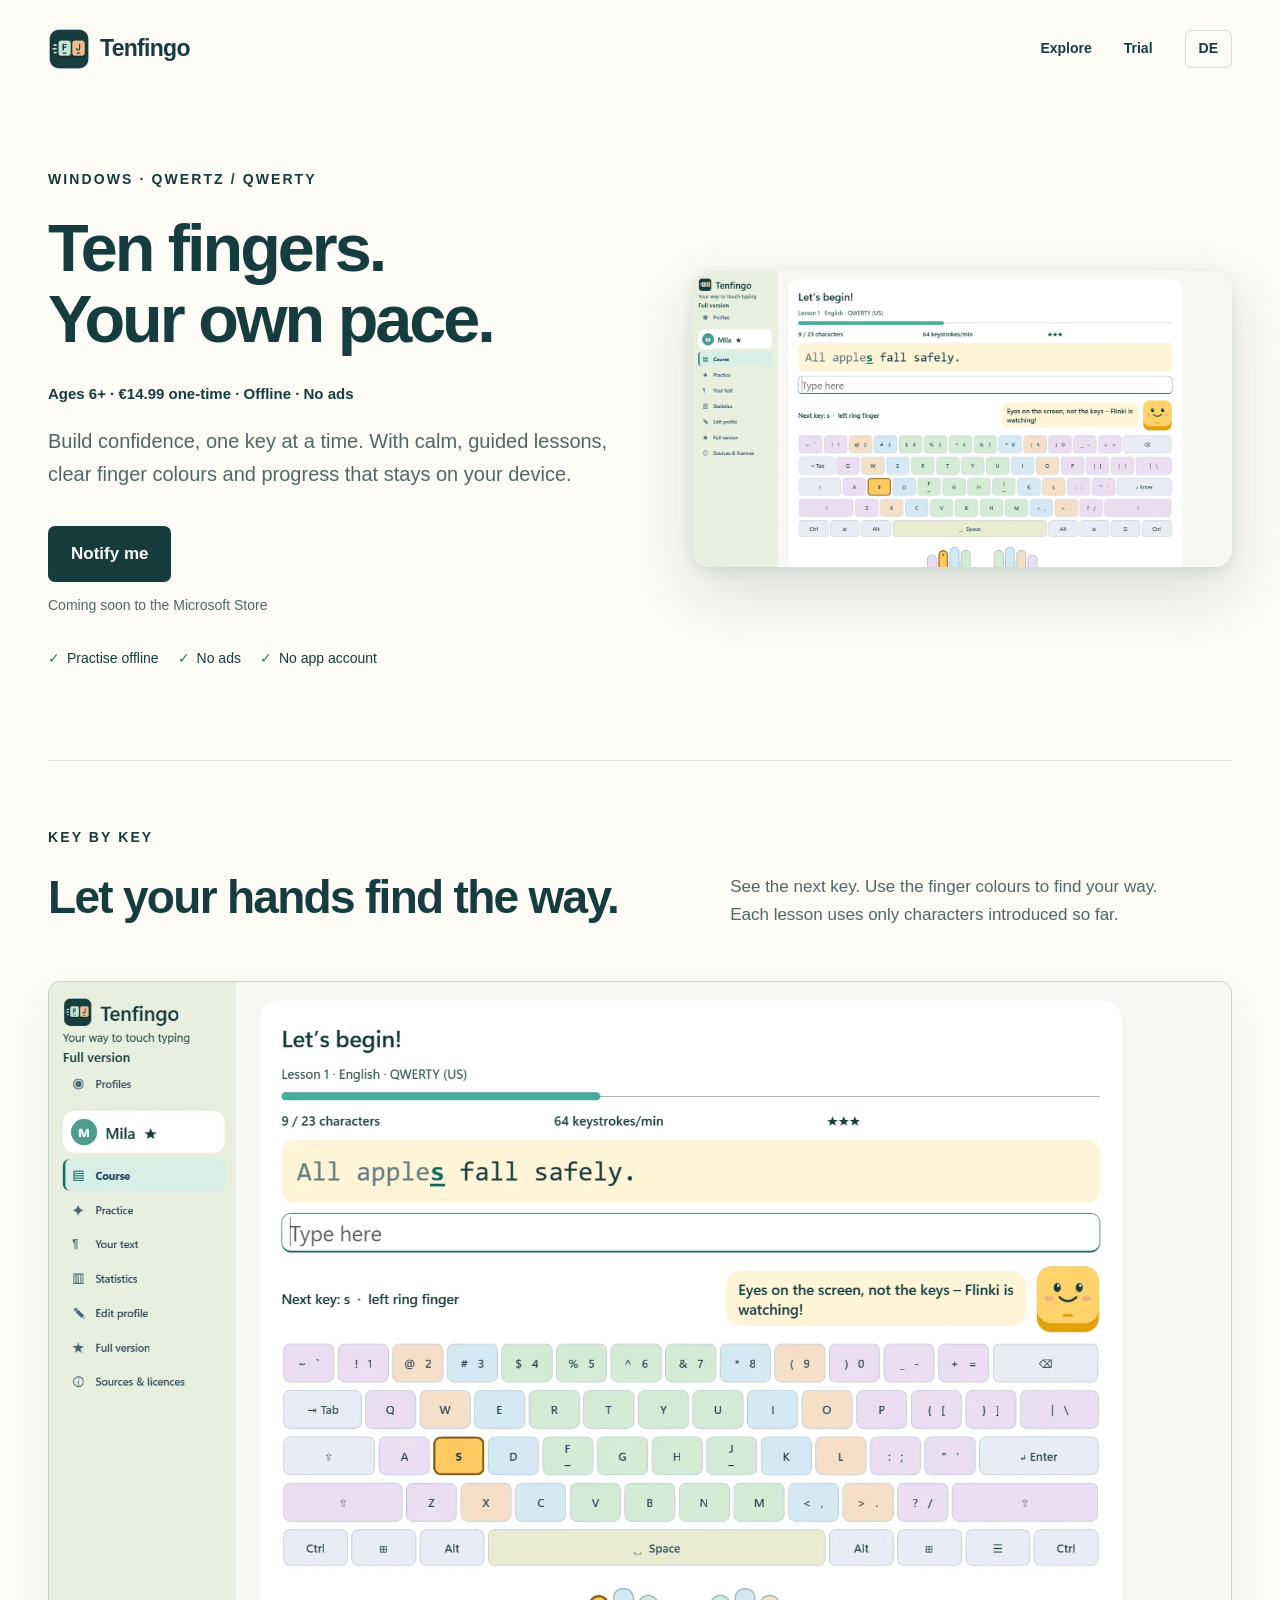
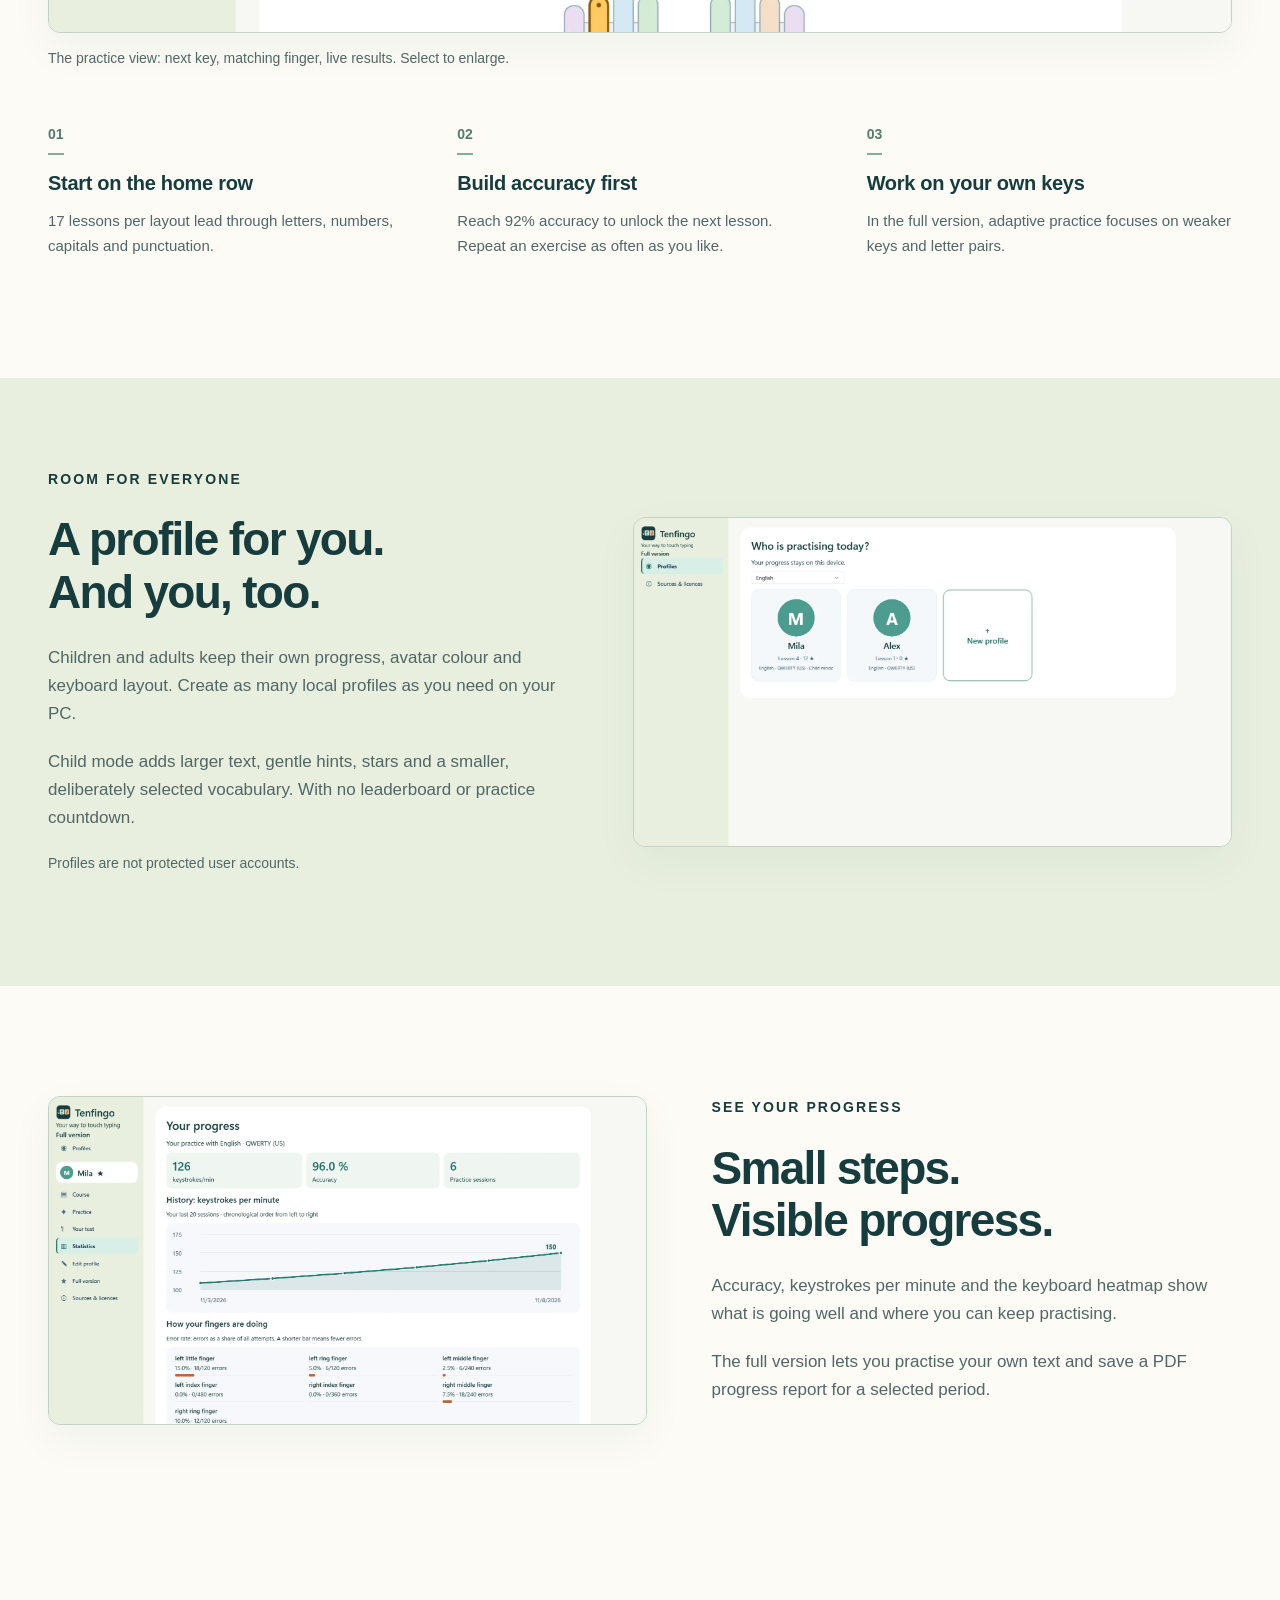
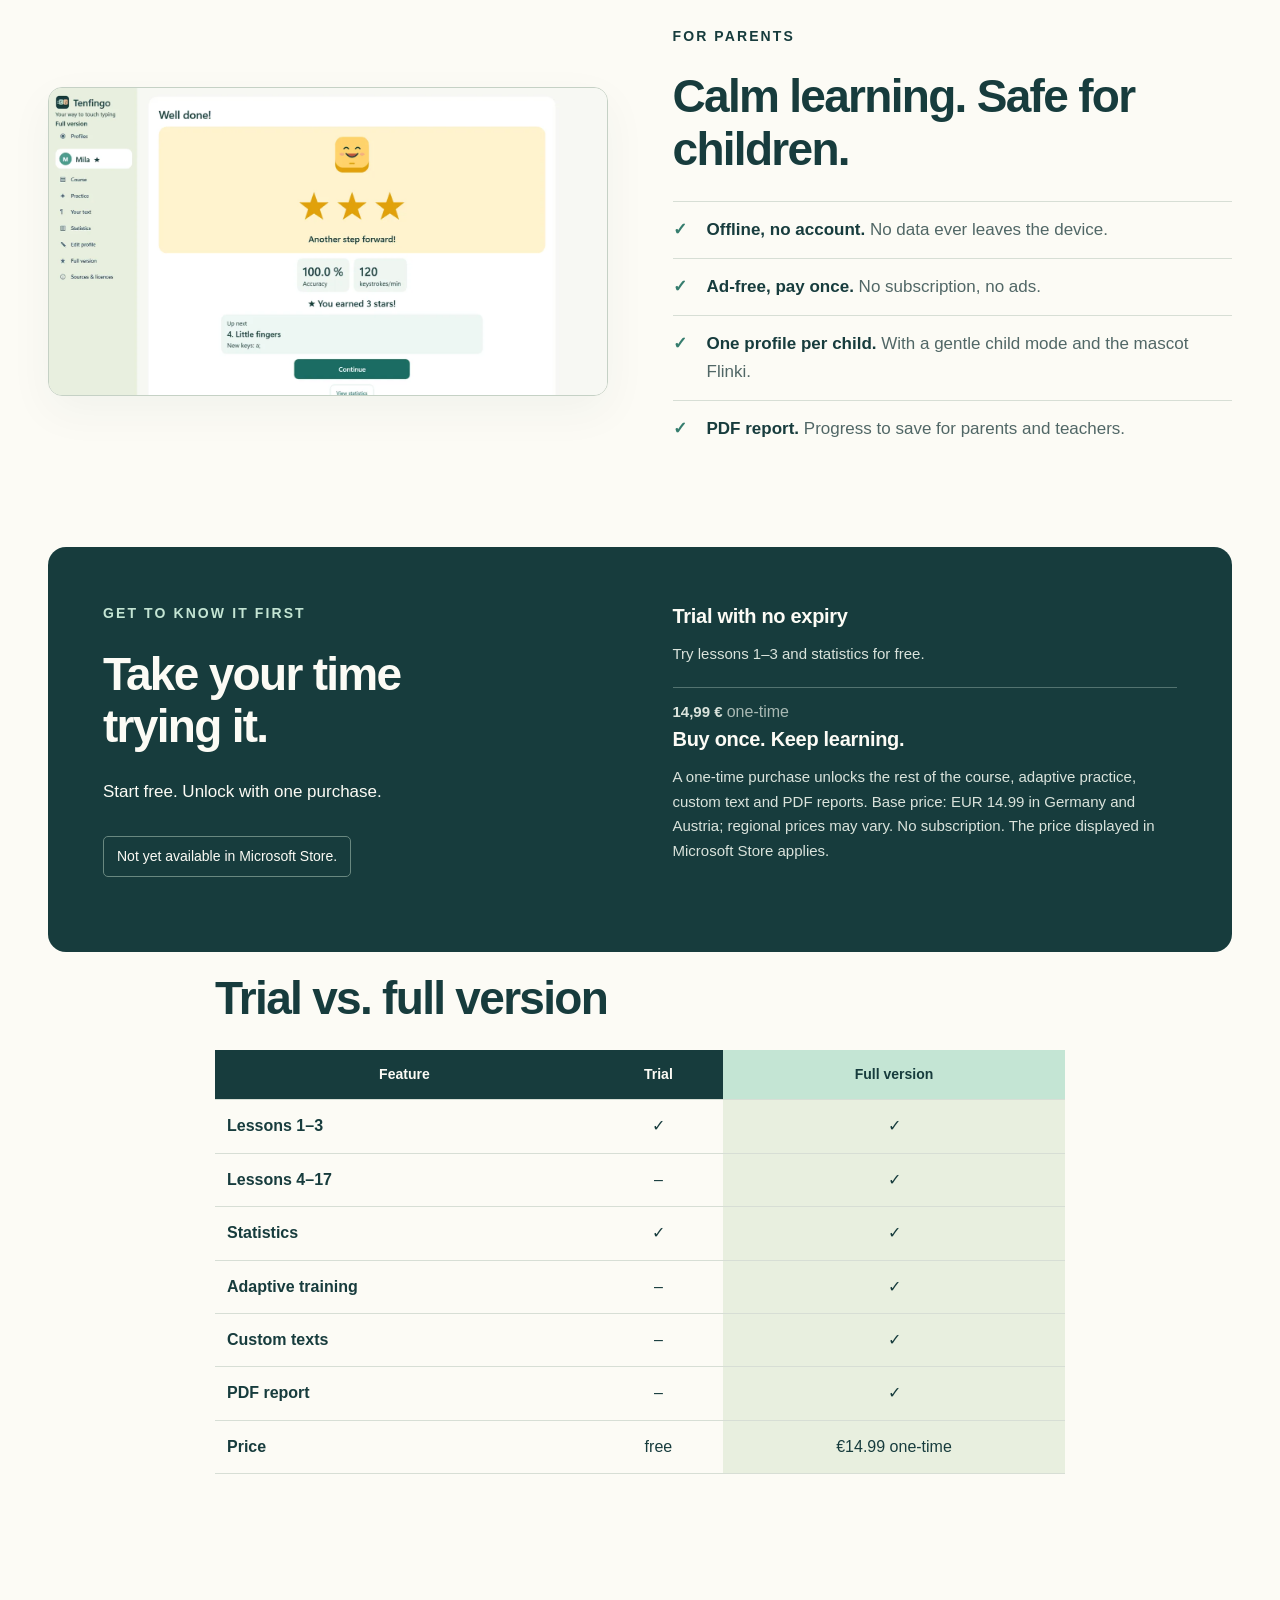
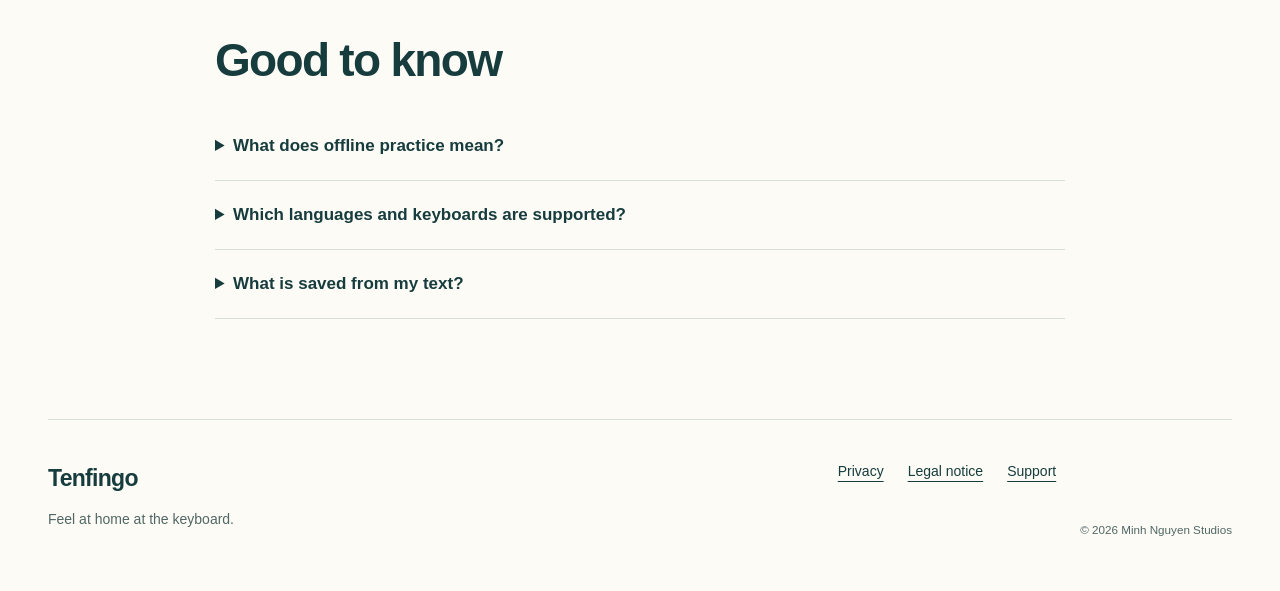
<file: index.html>
<!doctype html><html lang="de"><head><meta charset="utf-8"><meta name="viewport" content="width=device-width, initial-scale=1"><meta name="color-scheme" content="light"><meta name="description" content="Tenfingo: Zehnfingerschreiben mit geführtem Kurs, Fingerfarben und lokalen Fortschritten. Für Windows. Offline üben, ohne Werbung oder App-Konto."><title>Tenfingo – Zehnfingerschreiben lernen</title><link rel="icon" href="img/icon.png"><link rel="stylesheet" href="style.css"><script src="lang.js" defer></script></head><body><a class="skip" href="#main"><span data-lang="de" >Zum Inhalt</span><span data-lang="en" >Skip to content</span></a><header class="wrap nav"><a class="brand" href="index.html"><img src="img/icon.png" width="42" height="42" alt="">Tenfingo</a><nav aria-label="Navigation"><a href="index.html#practice"><span data-lang="de" >Entdecken</span><span data-lang="en" >Explore</span></a><a href="index.html#offer"><span data-lang="de" >Testversion</span><span data-lang="en" >Trial</span></a><button class="language" type="button" aria-label="Switch to English">EN</button></nav></header><main id="main"><section class="wrap hero"><div class="hero-copy"><p class="eyebrow">WINDOWS · QWERTZ / QWERTY</p><h1><span data-lang="de" >Zehn Finger.<br>Dein eigenes Tempo.</span><span data-lang="en" >Ten fingers.<br>Your own pace.</span></h1><p class="facts"><span data-lang="de" >Ab 6 Jahren · 14,99 € einmalig · Offline · Ohne Werbung</span><span data-lang="en" >Ages 6+ · €14.99 one-time · Offline · No ads</span></p><p class="lead"><span data-lang="de" >Lerne sicherer tippen, Taste für Taste. Mit einem ruhigen Kurs, klaren Fingerfarben und Fortschritten, die auf deinem Gerät bleiben.</span><span data-lang="en" >Build confidence, one key at a time. With calm, guided lessons, clear finger colours and progress that stays on your device.</span></p><a class="button" href="mailto:mip@gmx.biz?subject=Tenfingo%20Benachrichtigung" data-mail-de="Tenfingo%20Benachrichtigung" data-mail-en="Tenfingo%20Notification"><span data-lang="de" >Benachrichtige mich</span><span data-lang="en" >Notify me</span></a><p class="availability"><span data-lang="de" >Erscheint bald im Microsoft Store</span><span data-lang="en" >Coming soon to the Microsoft Store</span></p><ul class="promises"><li><span data-lang="de" >Offline üben</span><span data-lang="en" >Practise offline</span></li><li><span data-lang="de" >Keine Werbung</span><span data-lang="en" >No ads</span></li><li><span data-lang="de" >Kein App-Konto</span><span data-lang="en" >No app account</span></li></ul></div><div class="hero-art"><picture class="hero-shot"><img data-lang="de" src="assets/app-lesson.webp" alt="Tenfingo: Tippübung mit farbiger Tastatur und Fingerhinweis" width="1400" height="769"><img data-lang="en" src="assets/app-lesson-en.webp" alt="Tenfingo: typing practice with colour-coded keyboard and finger hint" width="1400" height="769"></picture></div></section><section class="wrap practice" id="practice"><div class="section-heading"><div><p class="eyebrow"><span data-lang="de" >TASTE FÜR TASTE</span><span data-lang="en" >KEY BY KEY</span></p><h2><span data-lang="de" >Deine Hände lernen den Weg.</span><span data-lang="en" >Let your hands find the way.</span></h2></div><p><span data-lang="de" >Die nächste Taste ist sichtbar. Die Fingerfarben helfen bei der Orientierung. Du übst nur mit Zeichen, die im Kurs schon eingeführt wurden.</span><span data-lang="en" >See the next key. Use the finger colours to find your way. Each lesson uses only characters introduced so far.</span></p></div><figure class="main-shot"><a class="shot-link" href="img/de-lesson.webp" aria-label="Tenfingo: Tippübung mit farbiger Tastatur und Fingerhinweis" data-label-de="Tenfingo: Tippübung mit farbiger Tastatur und Fingerhinweis" data-label-en="Tenfingo: typing practice with colour-coded keyboard and finger hint"><img data-shot="lesson" src="img/de-lesson.webp" alt="Tenfingo: Tippübung mit farbiger Tastatur und Fingerhinweis" data-alt-de="Tenfingo: Tippübung mit farbiger Tastatur und Fingerhinweis" data-alt-en="Tenfingo: typing practice with colour-coded keyboard and finger hint" width="1920" height="1080" loading="lazy"></a><figcaption><span data-lang="de" >Die Übungsansicht: nächste Taste, passender Finger, Live-Werte. Zum Vergrößern anklicken.</span><span data-lang="en" >The practice view: next key, matching finger, live results. Select to enlarge.</span></figcaption></figure><div class="course-steps"><article><b>01</b><h3><span data-lang="de" >Bei der Grundreihe starten</span><span data-lang="en" >Start on the home row</span></h3><p><span data-lang="de" >17 Lektionen je Layout führen zu Buchstaben, Zahlen, Großschreibung und Satzzeichen.</span><span data-lang="en" >17 lessons per layout lead through letters, numbers, capitals and punctuation.</span></p></article><article><b>02</b><h3><span data-lang="de" >Mit Sicherheit weitergehen</span><span data-lang="en" >Build accuracy first</span></h3><p><span data-lang="de" >Ab 92 % Genauigkeit öffnet sich die nächste Lektion. Wiederhole eine Übung, so oft du magst.</span><span data-lang="en" >Reach 92% accuracy to unlock the next lesson. Repeat an exercise as often as you like.</span></p></article><article><b>03</b><h3><span data-lang="de" >Die eigenen Tasten stärken</span><span data-lang="en" >Work on your own keys</span></h3><p><span data-lang="de" >In der Vollversion richtet sich adaptives Training nach schwächeren Tasten und Buchstabenpaaren.</span><span data-lang="en" >In the full version, adaptive practice focuses on weaker keys and letter pairs.</span></p></article></div></section><section class="story-band"><div class="wrap split"><div class="story-copy"><p class="eyebrow"><span data-lang="de" >PLATZ FÜR ALLE</span><span data-lang="en" >ROOM FOR EVERYONE</span></p><h2><span data-lang="de" >Ein Profil für dich.<br>Und für dich auch.</span><span data-lang="en" >A profile for you.<br>And you, too.</span></h2><p><span data-lang="de" >Kinder und Erwachsene haben ihren eigenen Lernstand, ihre Avatarfarbe und ihr Tastaturlayout. Beliebig viele Profile bleiben lokal auf dem PC.</span><span data-lang="en" >Children and adults keep their own progress, avatar colour and keyboard layout. Create as many local profiles as you need on your PC.</span></p><p><span data-lang="de" >Der Kindermodus bietet größere Schrift, sanfte Hinweise, Sterne und eine kleinere, bewusst ausgewählte Wortliste. Ohne Rangliste und Übungs-Countdown.</span><span data-lang="en" >Child mode adds larger text, gentle hints, stars and a smaller, deliberately selected vocabulary. With no leaderboard or practice countdown.</span></p><p class="small"><span data-lang="de" >Profile sind keine geschützten Benutzerkonten.</span><span data-lang="en" >Profiles are not protected user accounts.</span></p></div><figure><a class="shot-link" href="img/de-profiles.webp" aria-label="Tenfingo: lokale Profile mit Layout und Kindermodus" data-label-de="Tenfingo: lokale Profile mit Layout und Kindermodus" data-label-en="Tenfingo: local profiles with layout and child mode"><img data-shot="profiles" src="img/de-profiles.webp" alt="Tenfingo: lokale Profile mit Layout und Kindermodus" data-alt-de="Tenfingo: lokale Profile mit Layout und Kindermodus" data-alt-en="Tenfingo: local profiles with layout and child mode" width="1920" height="1080" loading="lazy"></a></figure></div></section><section class="wrap split progress"><figure><a class="shot-link" href="img/de-statistics.webp" aria-label="Tenfingo: Genauigkeit, Verlauf und Tastatur-Heatmap" data-label-de="Tenfingo: Genauigkeit, Verlauf und Tastatur-Heatmap" data-label-en="Tenfingo: accuracy, progress and keyboard heatmap"><img data-shot="statistics" src="img/de-statistics.webp" alt="Tenfingo: Genauigkeit, Verlauf und Tastatur-Heatmap" data-alt-de="Tenfingo: Genauigkeit, Verlauf und Tastatur-Heatmap" data-alt-en="Tenfingo: accuracy, progress and keyboard heatmap" width="1920" height="1080" loading="lazy"></a></figure><div class="story-copy"><p class="eyebrow"><span data-lang="de" >FORTSCHRITT WIRD SICHTBAR</span><span data-lang="en" >SEE YOUR PROGRESS</span></p><h2><span data-lang="de" >Kleine Schritte.<br>Sichtbare Fortschritte.</span><span data-lang="en" >Small steps.<br>Visible progress.</span></h2><p><span data-lang="de" >Genauigkeit, Anschläge pro Minute und die Tastatur-Heatmap zeigen, was schon gut klappt und wo du weiterüben kannst.</span><span data-lang="en" >Accuracy, keystrokes per minute and the keyboard heatmap show what is going well and where you can keep practising.</span></p><p><span data-lang="de" >Mit der Vollversion kannst du eigene Texte üben und einen PDF-Fortschrittsbericht für einen ausgewählten Zeitraum speichern.</span><span data-lang="en" >The full version lets you practise your own text and save a PDF progress report for a selected period.</span></p></div></section><section class="wrap split parents" id="parents"><figure><picture><img data-lang="de" src="assets/app-reward.webp" alt="Tenfingo: Belohnung mit dem Maskottchen Flinki nach einer Übung" width="1400" height="769" loading="lazy"><img data-lang="en" src="assets/app-reward-en.webp" alt="Tenfingo: reward with the mascot Flinki after an exercise" width="1400" height="769" loading="lazy"></picture></figure><div class="story-copy"><p class="eyebrow"><span data-lang="de" >FÜR ELTERN</span><span data-lang="en" >FOR PARENTS</span></p><h2><span data-lang="de" >Ruhig lernen. Sicher für Kinder.</span><span data-lang="en" >Calm learning. Safe for children.</span></h2><ul class="parent-points"><li><b><span data-lang="de" >Offline, ohne Konto.</span><span data-lang="en" >Offline, no account.</span></b> <span data-lang="de" >Alle Daten bleiben auf dem Gerät.</span><span data-lang="en" >No data ever leaves the device.</span></li><li><b><span data-lang="de" >Werbefrei, einmal zahlen.</span><span data-lang="en" >Ad-free, pay once.</span></b> <span data-lang="de" >Kein Abo, keine Werbung.</span><span data-lang="en" >No subscription, no ads.</span></li><li><b><span data-lang="de" >Ein Profil pro Kind.</span><span data-lang="en" >One profile per child.</span></b> <span data-lang="de" >Mit sanftem Kindermodus und dem Maskottchen Flinki.</span><span data-lang="en" >With a gentle child mode and the mascot Flinki.</span></li><li><b><span data-lang="de" >PDF-Bericht.</span><span data-lang="en" >PDF report.</span></b> <span data-lang="de" >Fortschritt für Eltern und Lehrkräfte zum Speichern.</span><span data-lang="en" >Progress to save for parents and teachers.</span></li></ul></div></section><section class="wrap offer" id="offer"><div><p class="eyebrow"><span data-lang="de" >ERST KENNENLERNEN</span><span data-lang="en" >GET TO KNOW IT FIRST</span></p><h2><span data-lang="de" >In Ruhe ausprobieren.</span><span data-lang="en" >Take your time trying it.</span></h2><p><span data-lang="de" >Kostenlos starten. Einmalig erweitern.</span><span data-lang="en" >Start free. Unlock with one purchase.</span></p><p class="store-status"><span data-lang="de" >Noch nicht im Microsoft Store verfügbar.</span><span data-lang="en" >Not yet available in Microsoft Store.</span></p></div><div class="offer-details"><div><h3><span data-lang="de" >Unbefristete Testversion</span><span data-lang="en" >Trial with no expiry</span></h3><p><span data-lang="de" >Lektionen 1–3 und Statistik kostenlos kennenlernen.</span><span data-lang="en" >Try lessons 1–3 and statistics for free.</span></p></div><div><p class="price">14,99&nbsp;€ <small><span data-lang="de" >einmalig</span><span data-lang="en" >one-time</span></small></p><h3><span data-lang="de" >Einmal kaufen. Weiterlernen.</span><span data-lang="en" >Buy once. Keep learning.</span></h3><p><span data-lang="de" >Für 14,99 € einmalig erhältst du den restlichen Kurs, adaptives Training, eigene Texte und PDF-Berichte. Kein Abo. Basispreis für Deutschland und Österreich; regionale Preise können abweichen. Maßgeblich ist der im Microsoft Store angezeigte Preis.</span><span data-lang="en" >A one-time purchase unlocks the rest of the course, adaptive practice, custom text and PDF reports. Base price: EUR 14.99 in Germany and Austria; regional prices may vary. No subscription. The price displayed in Microsoft Store applies.</span></p></div></div></section><section class="wrap compare" id="compare"><h2><span data-lang="de" >Testversion vs. Vollversion</span><span data-lang="en" >Trial vs. full version</span></h2><table><caption class="sr"><span data-lang="de" >Vergleich von Testversion und Vollversion</span><span data-lang="en" >Comparison of trial and full version</span></caption><thead><tr><th scope="col"><span data-lang="de" >Funktion</span><span data-lang="en" >Feature</span></th><th scope="col"><span data-lang="de" >Testversion</span><span data-lang="en" >Trial</span></th><th scope="col"><span data-lang="de" >Vollversion</span><span data-lang="en" >Full version</span></th></tr></thead><tbody><tr><th scope="row"><span data-lang="de" >Lektionen 1–3</span><span data-lang="en" >Lessons 1–3</span></th><td><span aria-hidden="true">✓</span><span class="sr"><span data-lang="de" >Ja</span><span data-lang="en" >Yes</span></span></td><td><span aria-hidden="true">✓</span><span class="sr"><span data-lang="de" >Ja</span><span data-lang="en" >Yes</span></span></td></tr><tr><th scope="row"><span data-lang="de" >Lektionen 4–17</span><span data-lang="en" >Lessons 4–17</span></th><td><span aria-hidden="true">–</span><span class="sr"><span data-lang="de" >Nein</span><span data-lang="en" >No</span></span></td><td><span aria-hidden="true">✓</span><span class="sr"><span data-lang="de" >Ja</span><span data-lang="en" >Yes</span></span></td></tr><tr><th scope="row"><span data-lang="de" >Statistik</span><span data-lang="en" >Statistics</span></th><td><span aria-hidden="true">✓</span><span class="sr"><span data-lang="de" >Ja</span><span data-lang="en" >Yes</span></span></td><td><span aria-hidden="true">✓</span><span class="sr"><span data-lang="de" >Ja</span><span data-lang="en" >Yes</span></span></td></tr><tr><th scope="row"><span data-lang="de" >Adaptives Training</span><span data-lang="en" >Adaptive training</span></th><td><span aria-hidden="true">–</span><span class="sr"><span data-lang="de" >Nein</span><span data-lang="en" >No</span></span></td><td><span aria-hidden="true">✓</span><span class="sr"><span data-lang="de" >Ja</span><span data-lang="en" >Yes</span></span></td></tr><tr><th scope="row"><span data-lang="de" >Eigene Texte</span><span data-lang="en" >Custom texts</span></th><td><span aria-hidden="true">–</span><span class="sr"><span data-lang="de" >Nein</span><span data-lang="en" >No</span></span></td><td><span aria-hidden="true">✓</span><span class="sr"><span data-lang="de" >Ja</span><span data-lang="en" >Yes</span></span></td></tr><tr><th scope="row"><span data-lang="de" >PDF-Bericht</span><span data-lang="en" >PDF report</span></th><td><span aria-hidden="true">–</span><span class="sr"><span data-lang="de" >Nein</span><span data-lang="en" >No</span></span></td><td><span aria-hidden="true">✓</span><span class="sr"><span data-lang="de" >Ja</span><span data-lang="en" >Yes</span></span></td></tr><tr><th scope="row"><span data-lang="de" >Preis</span><span data-lang="en" >Price</span></th><td><span data-lang="de" >kostenlos</span><span data-lang="en" >free</span></td><td><span data-lang="de" >14,99 € einmalig</span><span data-lang="en" >€14.99 one-time</span></td></tr></tbody></table></section><section class="wrap faq"><h2><span data-lang="de" >Gut zu wissen</span><span data-lang="en" >Good to know</span></h2><details><summary><span data-lang="de" >Was bedeutet offline üben?</span><span data-lang="en" >What does offline practice mean?</span></summary><p><span data-lang="de" >Kurs, Übungen und Fortschritte werden lokal verarbeitet. Die App hat keine Werbung, kein App-Konto und keine eigene Telemetrie. Lizenzprüfung und Kauf verwenden Microsoft-Dienste und können Internet benötigen.</span><span data-lang="en" >Lessons, practice and progress are processed locally. The app has no ads, app account or telemetry of its own. Licence checks and purchases use Microsoft services and may require internet access.</span></p></details><details><summary><span data-lang="de" >Welche Sprache und Tastatur passen?</span><span data-lang="en" >Which languages and keyboards are supported?</span></summary><p><span data-lang="de" >Die Oberfläche gibt es auf Deutsch und Englisch. Für die Übungen stehen Deutsch QWERTZ mit ä, ö, ü und ß sowie Englisch QWERTY (US) zur Wahl.</span><span data-lang="en" >The interface is available in German and English. Practise with German QWERTZ, including ä, ö, ü and ß, or English QWERTY (US).</span></p></details><details><summary><span data-lang="de" >Was wird von meinen Texten gespeichert?</span><span data-lang="en" >What is saved from my text?</span></summary><p><span data-lang="de" >Eigene Texte werden nicht als vollständiges Dokument im Profil abgelegt. Gespeicherte Tasten- und Buchstabenpaarstatistiken können Textteile erkennen lassen. Verwende keine vertraulichen Texte. Mehr steht im <a href="privacy.html">Datenschutz</a>.</span><span data-lang="en" >Custom text is not saved in the profile as a complete document. Saved key and letter-pair statistics can reveal fragments. Avoid confidential text. Read more in the <a href="privacy.html">privacy statement</a>.</span></p></details></section></main><footer class="wrap footer"><div><a class="brand" href="index.html">Tenfingo</a><p><span data-lang="de" >Ein gutes Gefühl an der Tastatur.</span><span data-lang="en" >Feel at home at the keyboard.</span></p></div><div class="footer-links"><a href="privacy.html"><span data-lang="de" >Datenschutz</span><span data-lang="en" >Privacy</span></a><a href="legal.html"><span data-lang="de" >Impressum</span><span data-lang="en" >Legal notice</span></a><a href="mailto:mip@gmx.biz">Support</a><small>© 2026 Minh Nguyen Studios</small></div></footer></body></html>
</file>
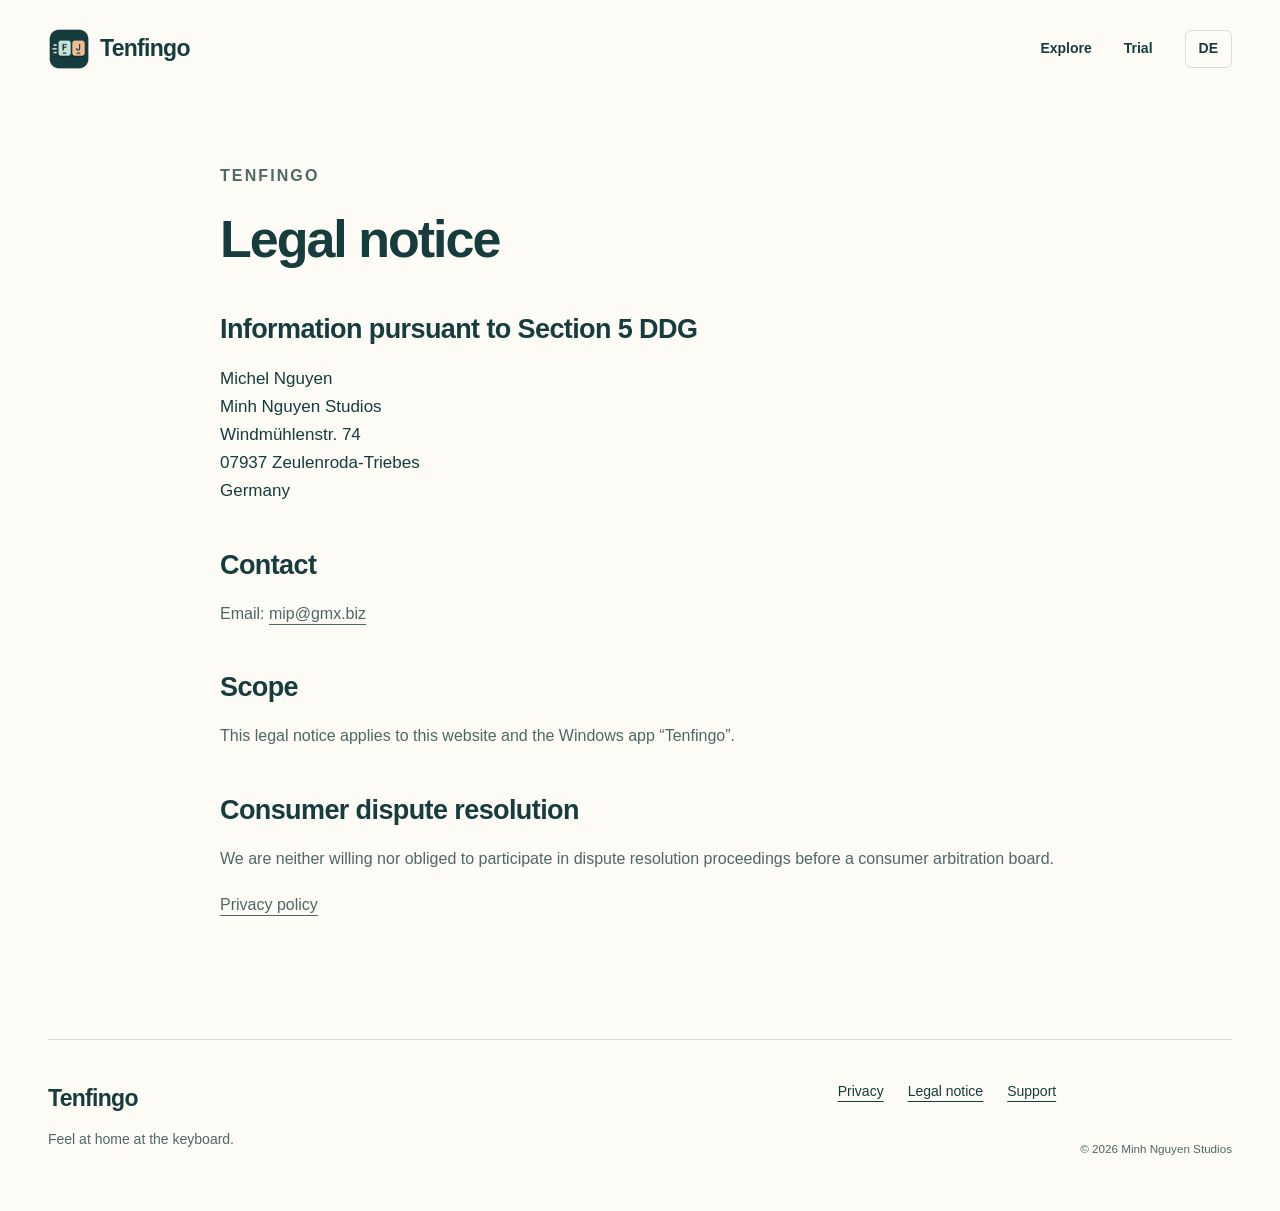
<file: legal.html>
<!doctype html><html lang="de"><head><meta charset="utf-8"><meta name="viewport" content="width=device-width, initial-scale=1"><meta name="color-scheme" content="light"><meta name="description" content="Tenfingo: Zehnfingerschreiben mit geführtem Kurs, Fingerfarben und lokalen Fortschritten. Für Windows. Offline üben, ohne Werbung oder App-Konto."><title>Tenfingo – Impressum / Legal notice</title><link rel="icon" href="img/icon.png"><link rel="stylesheet" href="style.css"><script src="lang.js" defer></script></head><body><a class="skip" href="#main"><span data-lang="de" >Zum Inhalt</span><span data-lang="en" >Skip to content</span></a><header class="wrap nav"><a class="brand" href="index.html"><img src="img/icon.png" width="42" height="42" alt="">Tenfingo</a><nav aria-label="Navigation"><a href="index.html#practice"><span data-lang="de" >Entdecken</span><span data-lang="en" >Explore</span></a><a href="index.html#offer"><span data-lang="de" >Testversion</span><span data-lang="en" >Trial</span></a><button class="language" type="button" aria-label="Switch to English">EN</button></nav></header><main id="main" class="wrap legal"><p class="eyebrow">TENFINGO</p><h1><span data-lang="de" >Impressum</span><span data-lang="en" >Legal notice</span></h1><h2><span data-lang="de" >Angaben gemäß § 5 DDG</span><span data-lang="en" >Information pursuant to Section 5 DDG</span></h2><address>Michel Nguyen<br>Minh Nguyen Studios<br>Windmühlenstr. 74<br>07937 Zeulenroda-Triebes<br><span data-lang="de" >Deutschland</span><span data-lang="en" >Germany</span></address><h2><span data-lang="de" >Kontakt</span><span data-lang="en" >Contact</span></h2><p><span data-lang="de" >E-Mail:</span><span data-lang="en" >Email:</span> <a href="mailto:mip@gmx.biz">mip@gmx.biz</a></p><h2><span data-lang="de" >Geltungsbereich</span><span data-lang="en" >Scope</span></h2><p><span data-lang="de" >Dieses Impressum gilt für diese Website und die Windows-App „Tenfingo“.</span><span data-lang="en" >This legal notice applies to this website and the Windows app “Tenfingo”.</span></p><h2><span data-lang="de" >Verbraucherstreitbeilegung</span><span data-lang="en" >Consumer dispute resolution</span></h2><p><span data-lang="de" >Wir sind nicht bereit oder verpflichtet, an Streitbeilegungsverfahren vor einer Verbraucherschlichtungsstelle teilzunehmen.</span><span data-lang="en" >We are neither willing nor obliged to participate in dispute resolution proceedings before a consumer arbitration board.</span></p><p><a href="privacy.html"><span data-lang="de" >Datenschutzerklärung</span><span data-lang="en" >Privacy policy</span></a></p></main><footer class="wrap footer"><div><a class="brand" href="index.html">Tenfingo</a><p><span data-lang="de" >Ein gutes Gefühl an der Tastatur.</span><span data-lang="en" >Feel at home at the keyboard.</span></p></div><div class="footer-links"><a href="privacy.html"><span data-lang="de" >Datenschutz</span><span data-lang="en" >Privacy</span></a><a href="legal.html"><span data-lang="de" >Impressum</span><span data-lang="en" >Legal notice</span></a><a href="mailto:mip@gmx.biz">Support</a><small>© 2026 Minh Nguyen Studios</small></div></footer></body></html>
</file>
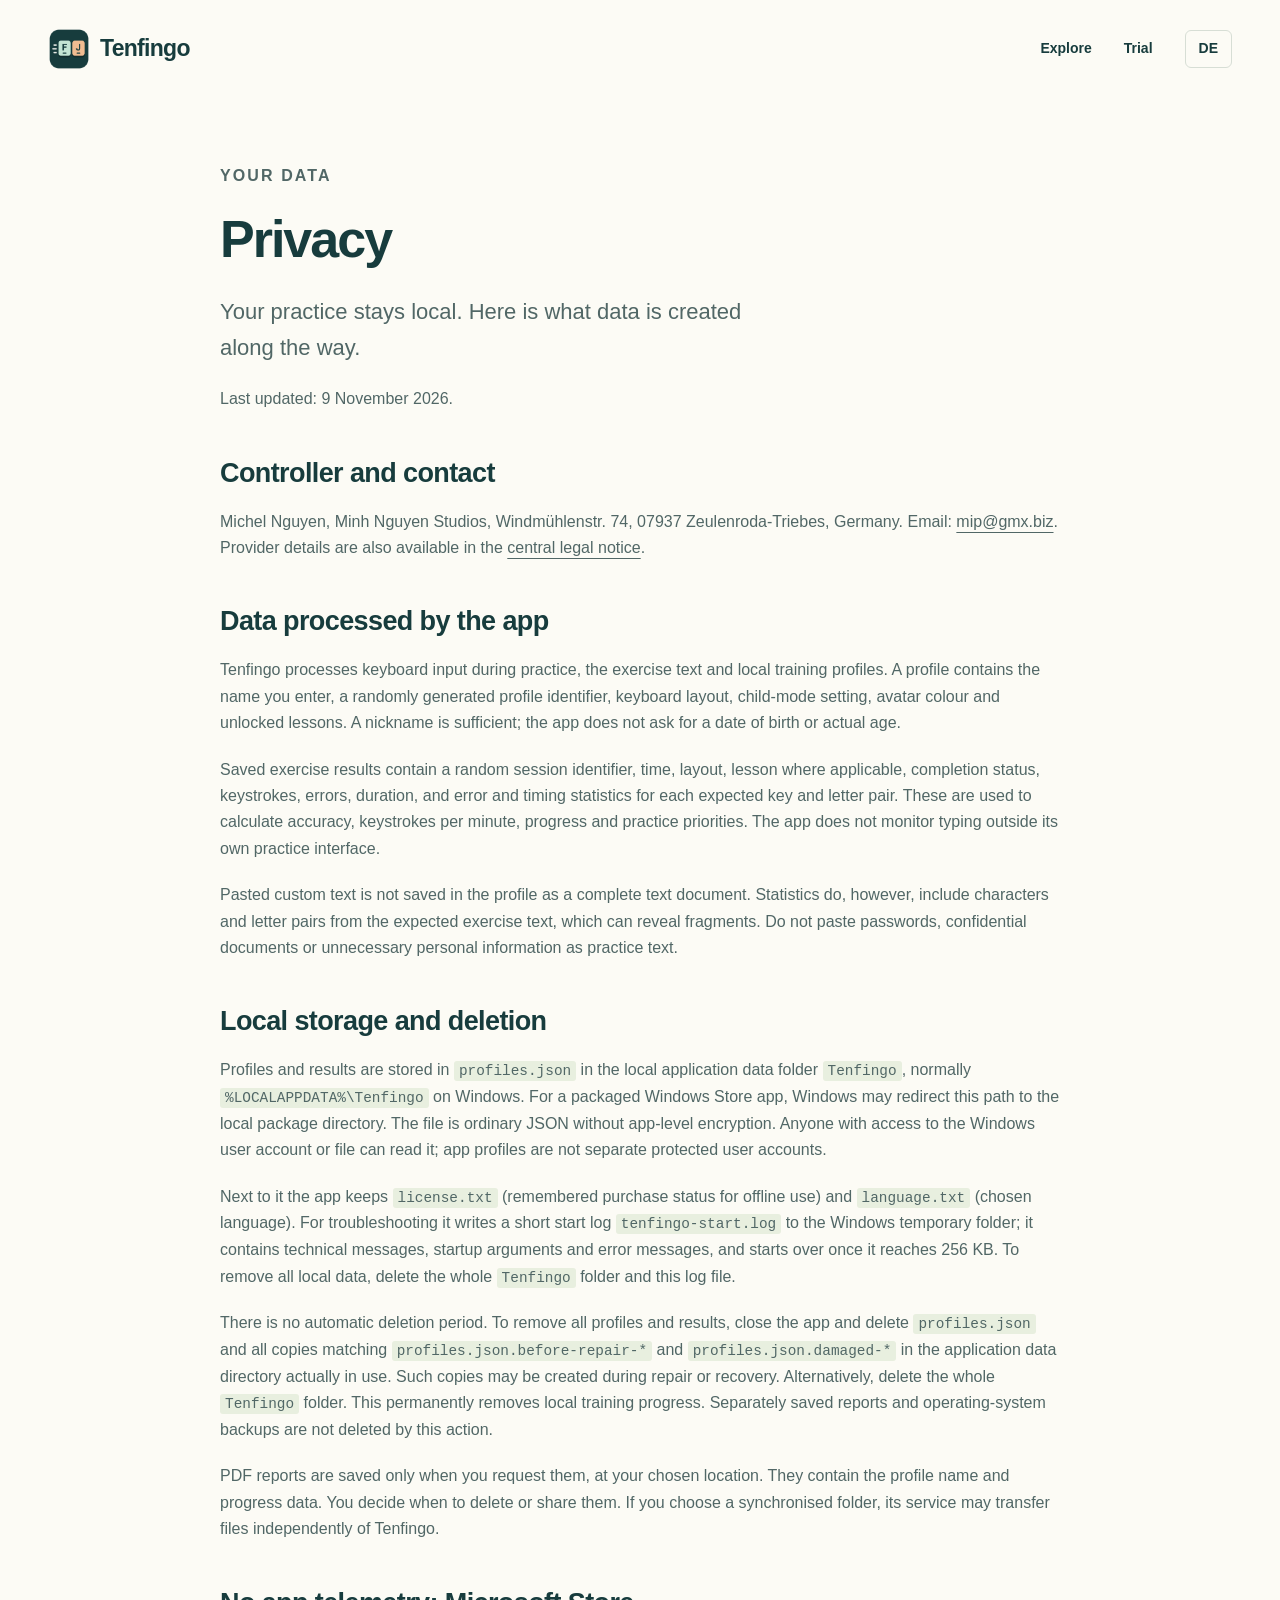
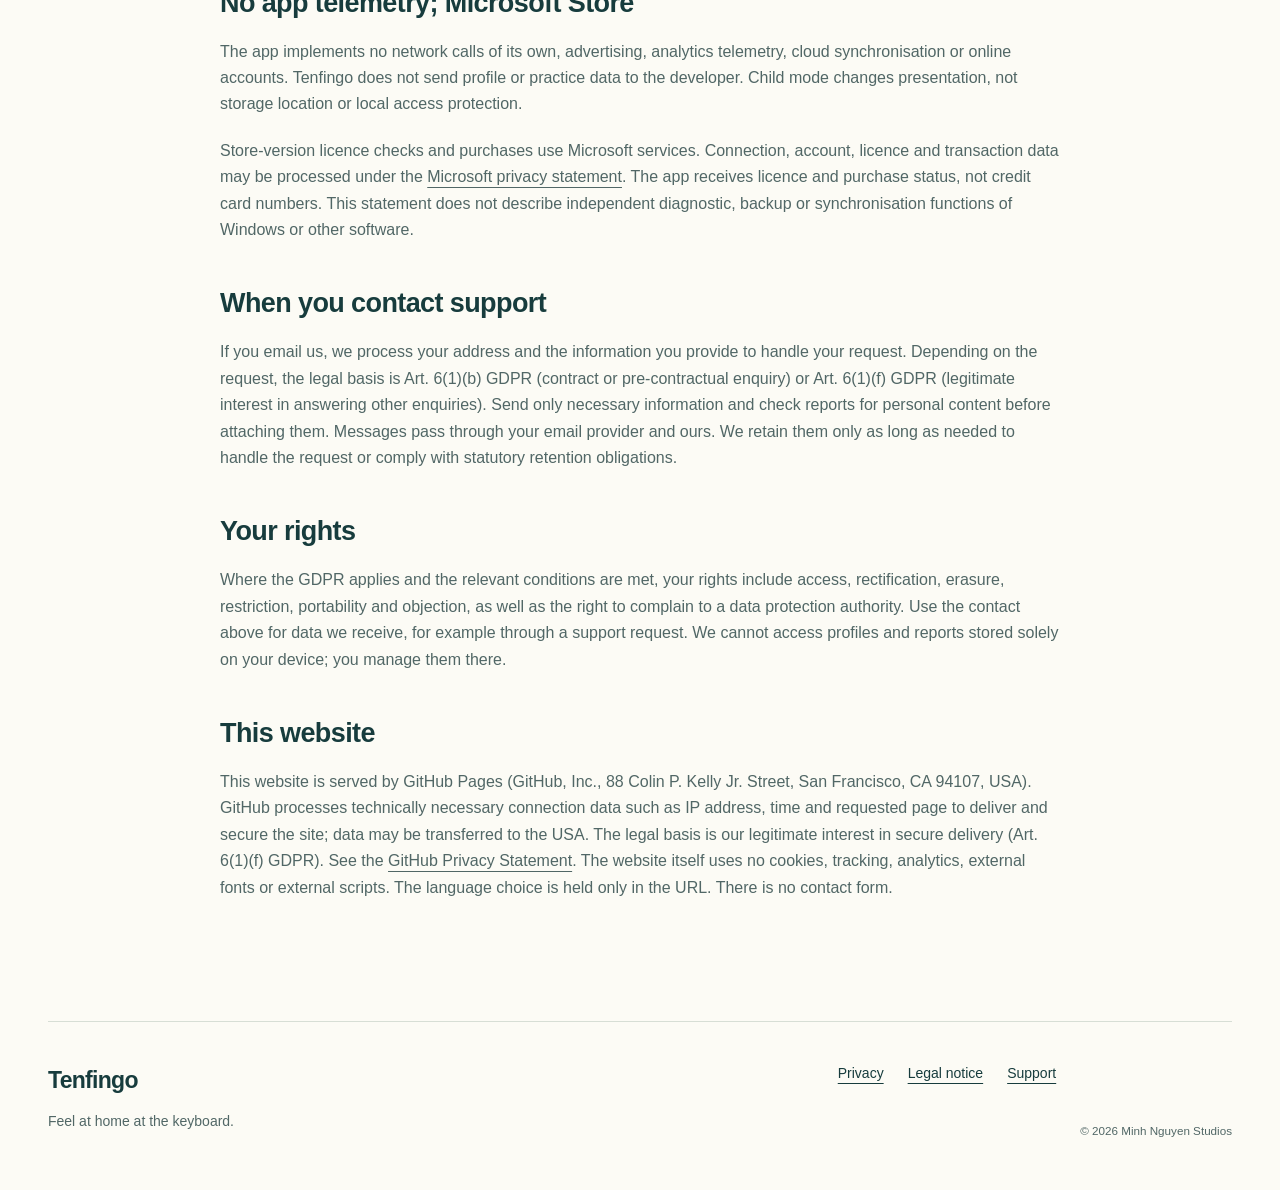
<file: privacy.html>
<!doctype html><html lang="de"><head><meta charset="utf-8"><meta name="viewport" content="width=device-width, initial-scale=1"><meta name="color-scheme" content="light"><meta name="description" content="Tenfingo: Zehnfingerschreiben mit geführtem Kurs, Fingerfarben und lokalen Fortschritten. Für Windows. Offline üben, ohne Werbung oder App-Konto."><title>Tenfingo – Datenschutz / Privacy</title><link rel="icon" href="img/icon.png"><link rel="stylesheet" href="style.css"><script src="lang.js" defer></script></head><body><a class="skip" href="#main"><span data-lang="de" >Zum Inhalt</span><span data-lang="en" >Skip to content</span></a><header class="wrap nav"><a class="brand" href="index.html"><img src="img/icon.png" width="42" height="42" alt="">Tenfingo</a><nav aria-label="Navigation"><a href="index.html#practice"><span data-lang="de" >Entdecken</span><span data-lang="en" >Explore</span></a><a href="index.html#offer"><span data-lang="de" >Testversion</span><span data-lang="en" >Trial</span></a><button class="language" type="button" aria-label="Switch to English">EN</button></nav></header><main id="main" class="wrap legal"><p class="eyebrow"><span data-lang="de" >DEINE DATEN</span><span data-lang="en" >YOUR DATA</span></p><h1><span data-lang="de" >Datenschutz</span><span data-lang="en" >Privacy</span></h1><p class="lead"><span data-lang="de" >Dein Training bleibt lokal. Hier steht, welche Daten dabei entstehen.</span><span data-lang="en" >Your practice stays local. Here is what data is created along the way.</span></p><p class="small"><span data-lang="de" >Stand: 9. November 2026.</span><span data-lang="en" >Last updated: 9 November 2026.</span></p><h2><span data-lang="de" >Verantwortlicher und Kontakt</span><span data-lang="en" >Controller and contact</span></h2><div><p data-lang="de" >Michel Nguyen, Minh Nguyen Studios, Windmühlenstr. 74, 07937 Zeulenroda-Triebes, Deutschland. E-Mail: <a href="mailto:mip@gmx.biz">mip@gmx.biz</a>. Die Anbieterangaben stehen auch im <a href="https://minh.systems/impressum/">zentralen Impressum</a>.</p><p data-lang="en" >Michel Nguyen, Minh Nguyen Studios, Windmühlenstr. 74, 07937 Zeulenroda-Triebes, Germany. Email: <a href="mailto:mip@gmx.biz">mip@gmx.biz</a>. Provider details are also available in the <a href="https://minh.systems/impressum/">central legal notice</a>.</p></div><h2><span data-lang="de" >Welche Daten die App verarbeitet</span><span data-lang="en" >Data processed by the app</span></h2><div><p data-lang="de" >Tenfingo verarbeitet Tastatureingaben während einer Übung, den Übungstext und lokale Trainingsprofile. Ein Profil enthält den eingegebenen Namen, eine zufällig erzeugte Profilkennung, Tastaturlayout, Kindermodus, Avatarfarbe und freigeschaltete Lektionen. Ein Spitzname genügt; ein Geburtsdatum oder das tatsächliche Alter werden nicht abgefragt.</p><p data-lang="en" >Tenfingo processes keyboard input during practice, the exercise text and local training profiles. A profile contains the name you enter, a randomly generated profile identifier, keyboard layout, child-mode setting, avatar colour and unlocked lessons. A nickname is sufficient; the app does not ask for a date of birth or actual age.</p></div><div><p data-lang="de" >Gespeicherte Übungsergebnisse enthalten eine zufällige Sitzungskennung, Zeitpunkt, Layout, gegebenenfalls Lektion, Abschlussstatus, Anschläge, Fehler, Übungsdauer sowie Fehler- und Zeitwerte je erwarteter Taste und Buchstabenpaar. Daraus berechnet die App Genauigkeit, Anschläge pro Minute, Verlauf und Übungsschwerpunkte. Sie überwacht keine Eingaben außerhalb der eigenen Übungsoberfläche.</p><p data-lang="en" >Saved exercise results contain a random session identifier, time, layout, lesson where applicable, completion status, keystrokes, errors, duration, and error and timing statistics for each expected key and letter pair. These are used to calculate accuracy, keystrokes per minute, progress and practice priorities. The app does not monitor typing outside its own practice interface.</p></div><div><p data-lang="de" >Eingefügte eigene Texte werden nicht als vollständiges Textdokument im Profil gespeichert. Die Statistiken enthalten jedoch Zeichen und Buchstabenpaare aus dem erwarteten Übungstext. Daraus können Textteile erkennbar sein. Füge deshalb keine Passwörter, vertraulichen Dokumente oder andere unnötige persönliche Daten als Übungstext ein.</p><p data-lang="en" >Pasted custom text is not saved in the profile as a complete text document. Statistics do, however, include characters and letter pairs from the expected exercise text, which can reveal fragments. Do not paste passwords, confidential documents or unnecessary personal information as practice text.</p></div><h2><span data-lang="de" >Lokale Speicherung und Löschung</span><span data-lang="en" >Local storage and deletion</span></h2><div><p data-lang="de" >Die Profile und Ergebnisse stehen in <code>profiles.json</code> im lokalen Anwendungsdatenordner <code>Tenfingo</code>, unter Windows normalerweise <code>%LOCALAPPDATA%\Tenfingo</code>. Bei einem paketierten Windows-Store-Programm kann Windows diesen Pfad in das lokale Paketverzeichnis umleiten. Die Datei ist eine normale JSON-Datei ohne eigene App-Verschlüsselung. Personen mit Zugriff auf das Windows-Benutzerkonto oder die Datei können sie lesen; Profile in der App bilden keine getrennten geschützten Benutzerkonten.</p><p data-lang="en" >Profiles and results are stored in <code>profiles.json</code> in the local application data folder <code>Tenfingo</code>, normally <code>%LOCALAPPDATA%\Tenfingo</code> on Windows. For a packaged Windows Store app, Windows may redirect this path to the local package directory. The file is ordinary JSON without app-level encryption. Anyone with access to the Windows user account or file can read it; app profiles are not separate protected user accounts.</p></div><div><p data-lang="de" >Daneben legt die App im selben Ordner <code>license.txt</code> (gemerkter Kaufstatus für den Offline-Betrieb) und <code>language.txt</code> (gewählte Sprache) an. Für die Fehlersuche schreibt sie ein kurzes Startprotokoll <code>tenfingo-start.log</code> in den temporären Windows-Ordner; es enthält technische Meldungen, Startargumente und Fehlermeldungen, und wird ab 256 KB neu begonnen. Wer alle lokalen Daten entfernen möchte, löscht den ganzen Ordner <code>Tenfingo</code> und diese Protokolldatei.</p><p data-lang="en" >Next to it the app keeps <code>license.txt</code> (remembered purchase status for offline use) and <code>language.txt</code> (chosen language). For troubleshooting it writes a short start log <code>tenfingo-start.log</code> to the Windows temporary folder; it contains technical messages, startup arguments and error messages, and starts over once it reaches 256 KB. To remove all local data, delete the whole <code>Tenfingo</code> folder and this log file.</p></div><div><p data-lang="de" >Die App hat keine automatische Löschfrist. Zum Entfernen aller Profile und Ergebnisse schließe die App und lösche <code>profiles.json</code> sowie alle Kopien mit den Dateimustern <code>profiles.json.before-repair-*</code> und <code>profiles.json.damaged-*</code> im tatsächlich verwendeten Anwendungsdatenverzeichnis. Solche Kopien können bei Reparatur oder Wiederherstellung entstehen. Alternativ kannst du den ganzen Ordner <code>Tenfingo</code> löschen. Das entfernt den lokalen Trainingsstand unwiderruflich. Separat gespeicherte Berichte und Betriebssystem-Sicherungen werden dadurch nicht entfernt.</p><p data-lang="en" >There is no automatic deletion period. To remove all profiles and results, close the app and delete <code>profiles.json</code> and all copies matching <code>profiles.json.before-repair-*</code> and <code>profiles.json.damaged-*</code> in the application data directory actually in use. Such copies may be created during repair or recovery. Alternatively, delete the whole <code>Tenfingo</code> folder. This permanently removes local training progress. Separately saved reports and operating-system backups are not deleted by this action.</p></div><div><p data-lang="de" >PDF-Berichte werden nur auf deinen Wunsch am ausgewählten Ort gespeichert. Sie enthalten Profilname und Fortschrittsdaten. Du entscheidest, wann du sie löschst oder weitergibst. Bei einem synchronisierten Ordner kann dessen Dienst Dateien unabhängig von Tenfingo übertragen.</p><p data-lang="en" >PDF reports are saved only when you request them, at your chosen location. They contain the profile name and progress data. You decide when to delete or share them. If you choose a synchronised folder, its service may transfer files independently of Tenfingo.</p></div><h2><span data-lang="de" >Keine App-Telemetrie; Microsoft Store</span><span data-lang="en" >No app telemetry; Microsoft Store</span></h2><div><p data-lang="de" >Die App implementiert keine eigenen Netzwerkaufrufe, Werbung, Analyse-Telemetrie, Cloud-Synchronisation oder Online-Konten. Profil- und Übungsdaten werden nicht durch Tenfingo an den Entwickler gesendet. Kindermodus ändert die Darstellung, nicht den Speicherort oder den lokalen Zugriffsschutz.</p><p data-lang="en" >The app implements no network calls of its own, advertising, analytics telemetry, cloud synchronisation or online accounts. Tenfingo does not send profile or practice data to the developer. Child mode changes presentation, not storage location or local access protection.</p></div><div><p data-lang="de" >Lizenzprüfung und Kauf der Store-Version verwenden Microsoft-Dienste. Dabei können Verbindungs-, Konto-, Lizenz- und Transaktionsdaten gemäß der <a href="https://privacy.microsoft.com/privacystatement">Datenschutzerklärung von Microsoft</a> verarbeitet werden. Die App erhält den Lizenz- und Kaufstatus, keine Kreditkartennummer. Diese Erklärung sagt nichts darüber aus, welche eigenen Diagnose-, Sicherungs- oder Synchronisationsfunktionen Windows und andere Programme nutzen.</p><p data-lang="en" >Store-version licence checks and purchases use Microsoft services. Connection, account, licence and transaction data may be processed under the <a href="https://privacy.microsoft.com/privacystatement">Microsoft privacy statement</a>. The app receives licence and purchase status, not credit card numbers. This statement does not describe independent diagnostic, backup or synchronisation functions of Windows or other software.</p></div><h2><span data-lang="de" >Wenn du Support kontaktierst</span><span data-lang="en" >When you contact support</span></h2><div><p data-lang="de" >Wenn du eine E-Mail sendest, verarbeiten wir deine Adresse und die von dir übermittelten Inhalte zur Bearbeitung der Anfrage. Rechtsgrundlage ist je nach Anliegen Art. 6 Abs. 1 lit. b DSGVO (Vertrag oder vorvertragliche Anfrage) oder lit. f DSGVO (berechtigtes Interesse an der Beantwortung sonstiger Anfragen). Sende nur erforderliche Angaben und prüfe Berichte vor dem Anhängen auf persönliche Inhalte. E-Mails werden über deinen und unseren E-Mail-Anbieter übertragen. Wir bewahren sie nur so lange auf, wie dies zur Bearbeitung erforderlich ist oder gesetzliche Aufbewahrungspflichten bestehen.</p><p data-lang="en" >If you email us, we process your address and the information you provide to handle your request. Depending on the request, the legal basis is Art. 6(1)(b) GDPR (contract or pre-contractual enquiry) or Art. 6(1)(f) GDPR (legitimate interest in answering other enquiries). Send only necessary information and check reports for personal content before attaching them. Messages pass through your email provider and ours. We retain them only as long as needed to handle the request or comply with statutory retention obligations.</p></div><h2><span data-lang="de" >Deine Rechte</span><span data-lang="en" >Your rights</span></h2><div><p data-lang="de" >Soweit die DSGVO gilt und die jeweiligen Voraussetzungen vorliegen, bestehen Rechte auf Auskunft, Berichtigung, Löschung, Einschränkung, Datenübertragbarkeit und Widerspruch sowie auf Beschwerde bei einer Datenschutzaufsichtsbehörde. Nutze den oben genannten Kontakt für Daten, die wir etwa durch eine Support-Anfrage erhalten haben. Auf ausschließlich lokal gespeicherte Profile und Berichte haben wir keinen Zugriff; diese verwaltest du auf deinem Gerät.</p><p data-lang="en" >Where the GDPR applies and the relevant conditions are met, your rights include access, rectification, erasure, restriction, portability and objection, as well as the right to complain to a data protection authority. Use the contact above for data we receive, for example through a support request. We cannot access profiles and reports stored solely on your device; you manage them there.</p></div><h2><span data-lang="de" >Diese Website</span><span data-lang="en" >This website</span></h2><p><span data-lang="de" >Diese Website wird über GitHub Pages (GitHub, Inc., 88 Colin P. Kelly Jr. Street, San Francisco, CA 94107, USA) bereitgestellt. Beim Aufruf verarbeitet GitHub technisch notwendige Verbindungsdaten wie IP-Adresse, Zeitpunkt und aufgerufene Seite, um die Seiten auszuliefern und vor Missbrauch zu schützen; dabei können Daten in die USA übertragen werden. Rechtsgrundlage ist unser berechtigtes Interesse an einer sicheren Bereitstellung (Art. 6 Abs. 1 lit. f DSGVO). Einzelheiten stehen im <a href="https://docs.github.com/site-policy/privacy-policies/github-general-privacy-statement">GitHub Privacy Statement</a>. Die Website selbst setzt keine Cookies, kein Tracking, keine Analysedienste und keine externen Schriften oder Skripte ein. Die Sprachwahl steht ausschließlich in der URL. Es gibt kein Kontaktformular.</span><span data-lang="en" >This website is served by GitHub Pages (GitHub, Inc., 88 Colin P. Kelly Jr. Street, San Francisco, CA 94107, USA). GitHub processes technically necessary connection data such as IP address, time and requested page to deliver and secure the site; data may be transferred to the USA. The legal basis is our legitimate interest in secure delivery (Art. 6(1)(f) GDPR). See the <a href="https://docs.github.com/site-policy/privacy-policies/github-general-privacy-statement">GitHub Privacy Statement</a>. The website itself uses no cookies, tracking, analytics, external fonts or external scripts. The language choice is held only in the URL. There is no contact form.</span></p></main><footer class="wrap footer"><div><a class="brand" href="index.html">Tenfingo</a><p><span data-lang="de" >Ein gutes Gefühl an der Tastatur.</span><span data-lang="en" >Feel at home at the keyboard.</span></p></div><div class="footer-links"><a href="privacy.html"><span data-lang="de" >Datenschutz</span><span data-lang="en" >Privacy</span></a><a href="legal.html"><span data-lang="de" >Impressum</span><span data-lang="en" >Legal notice</span></a><a href="mailto:mip@gmx.biz">Support</a><small>© 2026 Minh Nguyen Studios</small></div></footer></body></html>
</file>
<file: style.css>
:root{--ink:#173c3d;--muted:#516766;--paper:#fcfbf5;--mint:#c4e5d4;--peach:#f1bc91;--line:#d7ded5}*{box-sizing:border-box}html{scroll-behavior:smooth;scroll-padding-top:30px}body{margin:0;background:var(--paper);color:var(--ink);font:17px/1.65 -apple-system,BlinkMacSystemFont,"Segoe UI",sans-serif}html[lang=de] [data-lang=en],html[lang=en] [data-lang=de]{display:none}a{color:inherit;text-underline-offset:5px}a:hover{text-decoration-thickness:2px}button{font:inherit;color:inherit;cursor:pointer}a:focus-visible,button:focus-visible,summary:focus-visible{outline:3px solid #367d6e;outline-offset:5px}img{display:block;max-width:100%;height:auto}.wrap{max-width:1240px;width:calc(100% - 96px);margin-inline:auto}.nav{display:flex;align-items:center;justify-content:space-between;padding-block:28px;gap:24px}.brand{display:inline-flex;align-items:center;gap:10px;font-size:23px;font-weight:750;letter-spacing:-.7px;text-decoration:none}.nav nav{display:flex;align-items:center;gap:32px;font-size:14px;font-weight:650}.nav nav a{text-decoration:none}.language{padding:6px 13px;border:1px solid var(--line);border-radius:6px;background:transparent;font-size:14px}.skip{position:absolute;left:16px;top:-100px;background:white;z-index:5;padding:10px}.skip:focus{top:10px}.hero{display:grid;grid-template-columns:1.1fr 1fr;gap:50px;align-items:center;min-height:620px;padding-block:70px 90px}.eyebrow{font-size:14px;letter-spacing:2.1px;font-weight:750;margin:0 0 22px}.hero h1{font-size:clamp(42px,5.2vw,70px);letter-spacing:-3px;line-height:1.06;margin:0 0 28px;font-weight:750}.lead{font-size:20px;line-height:1.65;max-width:580px;color:var(--muted)}.button{display:inline-flex;gap:20px;align-items:center;background:var(--ink);color:white;padding:14px 23px;border-radius:7px;font-weight:650;text-decoration:none;margin-top:15px}.button:hover{background:#2d5955}.availability{font-size:14px;color:var(--muted);margin:12px 0 30px}.promises{list-style:none;margin:0;padding:0;display:flex;gap:19px;font-size:14px;flex-wrap:wrap}.promises li:before{content:'✓';margin-right:7px;color:#367d6e}.hero-art{min-height:440px;position:relative;display:flex;align-items:center;justify-content:center;flex-direction:column;isolation:isolate}.orbit{position:absolute;inset:0;background:#eaf0df;border-radius:50% 45% 48% 42%;transform:rotate(-9deg);z-index:-1}.type-note{font:italic 25px/1.2 Georgia,serif;transform:rotate(-6deg);margin-bottom:30px;align-self:flex-start;margin-left:50px}.cursor{display:inline-block;height:25px;width:2px;background:var(--ink);vertical-align:middle;margin-left:4px}.key-row{display:flex;gap:23px;transform:rotate(-9deg)}.key{width:145px;height:157px;display:flex;align-items:center;justify-content:center;position:relative;font-size:67px;font-weight:650;border:2px solid #173c3d;border-radius:22px;box-shadow:0 13px 0 #173c3d}.key small{position:absolute;bottom:8px;font-size:14px}.mint{background:var(--mint)}.peach{background:var(--peach);transform:translateY(22px) rotate(12deg)}.key-caption{font:italic 20px Georgia,serif;transform:rotate(-6deg);margin:54px 0 0 50px}.star{position:absolute;top:45px;right:28px;font-size:60px;color:#c57140;transform:rotate(12deg)}.mini-key{position:absolute;bottom:7px;left:20px;background:var(--paper);border:1px solid var(--ink);border-radius:12px;width:54px;height:59px;text-align:center;font-size:29px;transform:rotate(15deg);box-shadow:0 5px 0 var(--ink)}h2{font-size:clamp(31px,3.6vw,46px);line-height:1.15;letter-spacing:-1.7px;margin:0 0 25px}h3{font-size:20px;line-height:1.4;letter-spacing:-.3px;margin:14px 0 12px}p{margin:0 0 20px}.section-heading{display:grid;grid-template-columns:1.2fr 1fr;gap:80px;align-items:end;margin-bottom:32px}.section-heading p:last-child{color:var(--muted);max-width:440px}.practice{padding-block:65px 100px;border-top:1px solid var(--line)}figure{margin:0}.shot-link{display:block;border:1px solid #c5d1c5;border-radius:12px;overflow:hidden;background:#e9ece4;box-shadow:0 15px 45px #173c3d0c}.shot-link:hover{outline:2px solid #83ad98}figcaption{font-size:14px;color:var(--muted);margin-top:14px}.course-steps{display:grid;grid-template-columns:repeat(3,1fr);gap:44px;margin-top:50px}.course-steps b{font-size:14px;color:#557c6d;border-bottom:2px solid #87ad98;padding-bottom:7px;display:inline-block}.course-steps p{font-size:15px;color:var(--muted)}.story-band{background:#e8efdf;padding-block:90px}.split{display:grid;grid-template-columns:1fr 1.15fr;align-items:center;gap:65px}.story-copy p{color:var(--muted)}.story-copy .eyebrow{color:var(--ink)}.small{font-size:14px}.progress{padding-block:110px;grid-template-columns:1.15fr 1fr}.offer{display:grid;grid-template-columns:1fr 1fr;gap:65px;padding:55px;background:#173c3d;color:var(--paper);border-radius:18px}.offer h2{max-width:400px}.offer .eyebrow{color:#c4e5d4}.offer-details>div+div{border-top:1px solid #537370;padding-top:15px;margin-top:20px}.offer-details p{color:#dae3dc;font-size:15px}.offer-details h3{margin-top:0}.store-status{display:inline-block;border:1px solid #698880;padding:8px 13px;border-radius:5px;font-size:14px;margin-top:10px}.faq{max-width:850px;padding-block:100px}details{border-bottom:1px solid var(--line);padding:20px 0}summary{cursor:pointer;font-size:17px;font-weight:650;padding-right:12px}details p{color:var(--muted);margin:20px 0 5px;font-size:15px}.footer{border-top:1px solid var(--line);padding-block:40px;display:flex;justify-content:space-between;gap:30px;font-size:14px}.footer p{color:var(--muted);margin-top:10px}.footer-links{display:flex;gap:24px;align-items:flex-start;flex-wrap:wrap;max-width:480px}.footer small{width:100%;text-align:right;color:var(--muted)}.legal{max-width:840px;padding-block:65px 100px;overflow-wrap:anywhere}.legal h1{font-size:52px;line-height:1.1;letter-spacing:-2px;margin:0 0 25px}.legal h2{font-size:27px;letter-spacing:-.6px;margin-top:45px;margin-bottom:20px}.legal p{font-size:16px;color:var(--muted)}.legal .lead{font-size:22px}.legal code{font-size:.9em;background:#e8efdf;padding:2px 5px;border-radius:3px}.legal address{font-style:normal;margin-bottom:30px}@media(max-width:900px){.wrap{width:calc(100% - 48px)}.nav nav{gap:18px}.hero{gap:25px;padding-block:45px 65px;min-height:auto}.hero h1{font-size:49px;letter-spacing:-2px}.hero-art{min-height:340px}.key{width:105px;height:119px;font-size:50px;border-radius:16px}.key-row{gap:15px}.type-note{font-size:21px;margin-left:20px}.key-caption{font-size:17px}.star{font-size:45px;right:5px}.section-heading{gap:30px}.split{gap:35px}.offer{gap:35px;padding:35px}.course-steps{gap:25px}}@media(max-width:650px){.wrap{width:calc(100% - 40px)}.nav{padding-block:18px;gap:10px}.brand{font-size:20px;gap:7px}.brand img{width:34px}.nav nav{gap:12px;font-size:14px}.nav nav a:first-child{display:none}.hero{grid-template-columns:1fr;gap:30px;padding-block:38px 55px}.hero h1{font-size:49px;letter-spacing:-2px}.lead{font-size:18px}.hero-art{min-height:320px;max-width:390px;width:100%;margin:auto}.key{width:117px;height:126px;font-size:54px}.type-note{margin-left:40px}.star{right:15px;top:22px}.mini-key{bottom:5px}.promises{gap:15px;font-size:14px}.section-heading,.split,.progress,.offer{grid-template-columns:1fr;gap:26px}.section-heading{margin-bottom:25px}.section-heading h2{margin-bottom:0}.section-heading p:last-child{margin-bottom:0}.practice{padding-block:45px 55px}h2{font-size:34px;letter-spacing:-1px}.course-steps{grid-template-columns:1fr;gap:20px;margin-top:30px}.course-steps article{display:grid;grid-template-columns:33px 1fr;column-gap:16px}.course-steps b{grid-row:1/3;align-self:start;padding-top:6px}.course-steps h3{margin-top:0}.course-steps p{margin:0}.story-band{padding-block:50px}.progress{padding-block:60px}.progress figure{order:2}.offer{padding:30px 25px;border-radius:12px}.offer h2{margin-bottom:15px}.faq{padding-block:60px}.footer{flex-direction:column;gap:10px;padding-block:30px}.footer-links{gap:20px}.footer small{text-align:left}.legal{padding-block:45px 60px}.legal h1{font-size:43px}.legal h2{font-size:26px}}@media(prefers-reduced-motion:reduce){html{scroll-behavior:auto}}
@media(max-width:650px){.hero-art .orbit{inset:8px}}

.price{font-size:40px;font-weight:700;margin:0 0 4px;line-height:1.1}.price small{font-size:16px;font-weight:500;opacity:.75}

.hero-art{min-height:0}.hero-shot{display:block;width:100%}.hero-shot img{width:100%;max-width:100%;height:auto;border-radius:18px;box-shadow:0 24px 60px #173c3d26,0 4px 14px #173c3d14}.facts{font-weight:650;font-size:15px;margin:0 0 18px}.button[aria-disabled=true]{cursor:default}.button[aria-disabled=true]:hover{background:var(--ink)}

.button[aria-disabled]{}.sr{position:absolute;width:1px;height:1px;overflow:hidden;clip:rect(0 0 0 0);white-space:nowrap}
.parents{padding-block:90px;grid-template-columns:1fr 1fr}.parents img{border-radius:14px;border:1px solid #c5d1c5;box-shadow:0 15px 45px #173c3d0c}.parent-points{list-style:none;margin:0;padding:0}.parent-points li{padding:14px 0 14px 34px;position:relative;color:var(--muted);border-top:1px solid var(--line)}.parent-points li:before{content:'\2713';position:absolute;left:0;color:#367d6e;font-weight:700}.parent-points b{color:var(--ink)}
.compare{max-width:850px;padding-block:20px 60px}.compare table{width:100%;border-collapse:collapse;font-size:16px}.compare th,.compare td{padding:13px 12px;border-bottom:1px solid var(--line);text-align:center}.compare thead th{background:var(--ink);color:var(--paper);font-size:14px}.compare tbody th{text-align:left;font-weight:650}.compare td:last-child,.compare thead th:last-child{background:#e8efdf}.compare thead th:last-child{background:var(--mint);color:var(--ink)}.compare td{overflow-wrap:anywhere}
@media(max-width:650px){.parents{grid-template-columns:1fr;padding-block:50px}.compare{padding-block:10px 40px}.compare table{font-size:14px}.compare th,.compare td{padding:10px 6px}}
</file>
